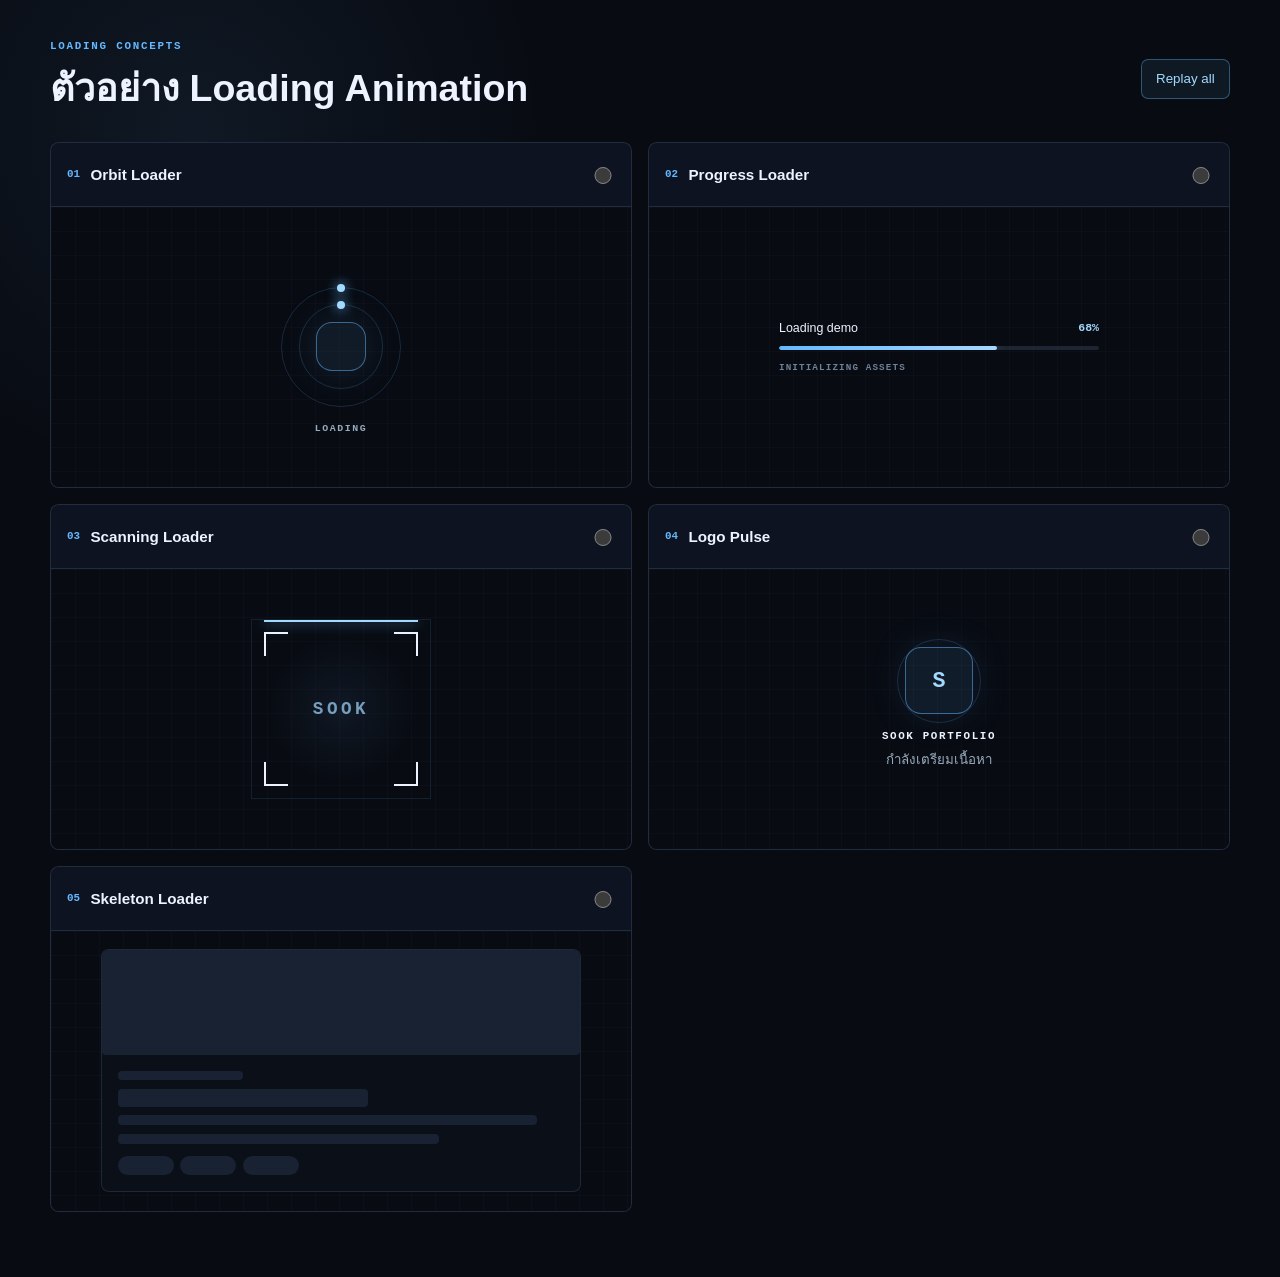
<file: demos/loading-examples/index.html>
<!DOCTYPE html>
<html lang="th">
  <head>
    <meta charset="UTF-8" />
    <meta name="viewport" content="width=device-width, initial-scale=1.0" />
    <title>Loading Animation Examples</title>
    <link rel="stylesheet" href="style.css" />
  </head>
  <body>
    <main class="gallery">
      <header class="gallery__header">
        <div>
          <p class="eyebrow">LOADING CONCEPTS</p>
          <h1>ตัวอย่าง Loading Animation</h1>
        </div>
        <button class="replay-all" type="button" id="replay-all">Replay all</button>
      </header>

      <section class="examples" aria-label="ตัวอย่าง Loading Animation">
        <article class="example" data-example>
          <div class="example__heading">
            <div><span>01</span><h2>Orbit Loader</h2></div>
            <input type="radio" name="loader-choice" value="orbit" aria-label="เลือก Orbit Loader" />
          </div>
          <div class="preview preview--orbit">
            <div class="orbit-loader" aria-label="กำลังโหลด">
              <div class="orbit-loader__core"></div>
              <div class="orbit-loader__ring orbit-loader__ring--one"><i></i></div>
              <div class="orbit-loader__ring orbit-loader__ring--two"><i></i></div>
              <span>LOADING</span>
            </div>
          </div>
        </article>

        <article class="example" data-example>
          <div class="example__heading">
            <div><span>02</span><h2>Progress Loader</h2></div>
            <input type="radio" name="loader-choice" value="progress" aria-label="เลือก Progress Loader" />
          </div>
          <div class="preview preview--progress">
            <div class="progress-loader">
              <div class="progress-loader__meta">
                <span>Loading demo</span>
                <strong data-progress-value>68%</strong>
              </div>
              <div class="progress-loader__track"><i></i></div>
              <small>INITIALIZING ASSETS</small>
            </div>
          </div>
        </article>

        <article class="example" data-example>
          <div class="example__heading">
            <div><span>03</span><h2>Scanning Loader</h2></div>
            <input type="radio" name="loader-choice" value="scan" aria-label="เลือก Scanning Loader" />
          </div>
          <div class="preview preview--scan">
            <div class="scan-loader">
              <span class="scan-loader__corner scan-loader__corner--tl"></span>
              <span class="scan-loader__corner scan-loader__corner--tr"></span>
              <span class="scan-loader__corner scan-loader__corner--bl"></span>
              <span class="scan-loader__corner scan-loader__corner--br"></span>
              <div class="scan-loader__beam"></div>
              <div class="scan-loader__mark">SOOK</div>
            </div>
          </div>
        </article>

        <article class="example" data-example>
          <div class="example__heading">
            <div><span>04</span><h2>Logo Pulse</h2></div>
            <input type="radio" name="loader-choice" value="pulse" aria-label="เลือก Logo Pulse" />
          </div>
          <div class="preview preview--pulse">
            <div class="pulse-loader" aria-label="กำลังโหลด">
              <span class="pulse-loader__halo"></span>
              <span class="pulse-loader__logo">S</span>
              <strong>SOOK PORTFOLIO</strong>
              <small>กำลังเตรียมเนื้อหา</small>
            </div>
          </div>
        </article>

        <article class="example" data-example>
          <div class="example__heading">
            <div><span>05</span><h2>Skeleton Loader</h2></div>
            <input type="radio" name="loader-choice" value="skeleton" aria-label="เลือก Skeleton Loader" />
          </div>
          <div class="preview preview--skeleton">
            <div class="skeleton-loader" aria-label="กำลังโหลดเนื้อหา">
              <div class="skeleton-loader__image skeleton"></div>
              <div class="skeleton-loader__body">
                <div class="skeleton skeleton--tag"></div>
                <div class="skeleton skeleton--title"></div>
                <div class="skeleton skeleton--line"></div>
                <div class="skeleton skeleton--line skeleton--short"></div>
                <div class="skeleton-loader__tags">
                  <div class="skeleton skeleton--pill"></div>
                  <div class="skeleton skeleton--pill"></div>
                  <div class="skeleton skeleton--pill"></div>
                </div>
              </div>
            </div>
          </div>
        </article>
      </section>
    </main>

    <script src="script.js"></script>
  </body>
</html>
</file>
<file: demos/loading-examples/style.css>
:root {
  color-scheme: dark;
  --bg: #080b12;
  --panel: #0d1320;
  --border: rgba(138, 174, 214, 0.16);
  --text: #edf4ff;
  --muted: #98aabd;
  --accent: #65b8ff;
  --accent-bright: #a4d9ff;
}

* { box-sizing: border-box; }

body {
  min-width: 320px;
  min-height: 100vh;
  margin: 0;
  background:
    radial-gradient(circle at 15% 10%, rgba(101, 184, 255, 0.08), transparent 22rem),
    var(--bg);
  color: var(--text);
  font-family: "Segoe UI", "Leelawadee UI", Tahoma, sans-serif;
}

.gallery {
  width: min(1180px, calc(100% - 2rem));
  margin: 0 auto;
  padding: 2.5rem 0 4rem;
}

.gallery__header,
.example__heading,
.example__heading > div,
.progress-loader__meta {
  display: flex;
  align-items: center;
}

.gallery__header {
  justify-content: space-between;
  gap: 1rem;
  margin-bottom: 1.5rem;
}

.eyebrow {
  margin: 0 0 0.35rem;
  color: var(--accent);
  font: 700 0.68rem "Consolas", monospace;
  letter-spacing: 0.16em;
}

h1 {
  margin: 0;
  font-size: clamp(1.6rem, 4vw, 2.35rem);
}

.replay-all {
  min-height: 2.5rem;
  padding: 0.55rem 0.9rem;
  border: 1px solid rgba(101, 184, 255, 0.38);
  border-radius: 0.45rem;
  background: rgba(101, 184, 255, 0.08);
  color: var(--accent-bright);
  cursor: pointer;
}

.examples {
  display: grid;
  grid-template-columns: repeat(2, minmax(0, 1fr));
  gap: 1rem;
}

.example {
  overflow: hidden;
  border: 1px solid var(--border);
  border-radius: 0.55rem;
  background: var(--panel);
  transition: border-color 180ms ease, transform 180ms ease;
}

.example.is-selected {
  border-color: var(--accent);
  transform: translateY(-2px);
  box-shadow: 0 0 2rem rgba(101, 184, 255, 0.08);
}

.example__heading {
  min-height: 4rem;
  justify-content: space-between;
  padding: 0.75rem 1rem;
  border-bottom: 1px solid var(--border);
}

.example__heading > div {
  gap: 0.65rem;
}

.example__heading span {
  color: var(--accent);
  font: 700 0.68rem "Consolas", monospace;
}

.example__heading h2 {
  margin: 0;
  font-size: 0.95rem;
}

.example__heading input {
  width: 1.1rem;
  height: 1.1rem;
  accent-color: var(--accent);
  cursor: pointer;
}

.preview {
  position: relative;
  height: 280px;
  overflow: hidden;
  background:
    linear-gradient(rgba(138, 174, 214, 0.025) 1px, transparent 1px),
    linear-gradient(90deg, rgba(138, 174, 214, 0.025) 1px, transparent 1px),
    #080b12;
  background-size: 24px 24px;
}

.orbit-loader {
  position: absolute;
  inset: 0;
  display: grid;
  place-items: center;
  color: var(--muted);
  font: 700 0.62rem "Consolas", monospace;
  letter-spacing: 0.16em;
}

.orbit-loader__core {
  position: absolute;
  width: 3.1rem;
  height: 3.1rem;
  border: 1px solid rgba(101, 184, 255, 0.5);
  border-radius: 1rem;
  background: rgba(101, 184, 255, 0.09);
  box-shadow: 0 0 2.5rem rgba(101, 184, 255, 0.16);
  animation: core-pulse 1.5s ease-in-out infinite;
}

.orbit-loader__ring {
  position: absolute;
  width: 7.5rem;
  height: 7.5rem;
  border: 1px solid rgba(101, 184, 255, 0.18);
  border-radius: 50%;
  animation: spin 2.4s linear infinite;
}

.orbit-loader__ring i {
  position: absolute;
  top: -4px;
  left: calc(50% - 4px);
  width: 8px;
  height: 8px;
  border-radius: 50%;
  background: var(--accent-bright);
  box-shadow: 0 0 12px var(--accent);
}

.orbit-loader__ring--two {
  width: 5.3rem;
  height: 5.3rem;
  animation-direction: reverse;
  animation-duration: 1.6s;
}

.orbit-loader > span { transform: translateY(5.1rem); }

.preview--progress {
  display: grid;
  place-items: center;
  padding: 2rem;
}

.progress-loader { width: min(20rem, 82%); }
.progress-loader__meta { justify-content: space-between; margin-bottom: 0.7rem; font-size: 0.78rem; }
.progress-loader__meta strong { color: var(--accent-bright); font: 700 0.72rem "Consolas", monospace; }
.progress-loader__track { height: 4px; overflow: hidden; border-radius: 99px; background: rgba(138, 174, 214, 0.16); }
.progress-loader__track i {
  display: block;
  width: 68%;
  height: 100%;
  border-radius: inherit;
  background: linear-gradient(90deg, var(--accent), var(--accent-bright));
  box-shadow: 0 0 12px rgba(101, 184, 255, 0.5);
  animation: progress-fill 2.4s ease-in-out infinite;
}
.progress-loader small { display: block; margin-top: 0.75rem; color: #6f8196; font: 700 0.58rem "Consolas", monospace; letter-spacing: 0.12em; }

.preview--scan { display: grid; place-items: center; }
.scan-loader {
  position: relative;
  width: 180px;
  height: 180px;
  border: 1px solid rgba(101, 184, 255, 0.12);
  background: radial-gradient(circle, rgba(101, 184, 255, 0.08), transparent 58%);
  overflow: hidden;
}
.scan-loader__corner { position: absolute; width: 24px; height: 24px; border-color: var(--accent); }
.scan-loader__corner--tl { top: 12px; left: 12px; border-top: 2px solid; border-left: 2px solid; }
.scan-loader__corner--tr { top: 12px; right: 12px; border-top: 2px solid; border-right: 2px solid; }
.scan-loader__corner--bl { bottom: 12px; left: 12px; border-bottom: 2px solid; border-left: 2px solid; }
.scan-loader__corner--br { right: 12px; bottom: 12px; border-right: 2px solid; border-bottom: 2px solid; }
.scan-loader__beam {
  position: absolute;
  z-index: 2;
  right: 12px;
  left: 12px;
  height: 2px;
  background: var(--accent-bright);
  box-shadow: 0 0 14px var(--accent);
  animation: scan 2s ease-in-out infinite;
}
.scan-loader__mark { position: absolute; inset: 0; display: grid; place-items: center; color: rgba(164, 217, 255, 0.7); font: 700 1.1rem "Consolas", monospace; letter-spacing: 0.2em; }

.preview--pulse { display: grid; place-items: center; }
.pulse-loader { position: relative; display: flex; flex-direction: column; align-items: center; }
.pulse-loader__halo {
  position: absolute;
  top: -0.55rem;
  width: 5.3rem;
  height: 5.3rem;
  border: 1px solid rgba(101, 184, 255, 0.18);
  border-radius: 50%;
  animation: halo-pulse 1.8s ease-out infinite;
}
.pulse-loader__logo {
  display: grid;
  width: 4.2rem;
  height: 4.2rem;
  margin-bottom: 1rem;
  place-items: center;
  border: 1px solid rgba(101, 184, 255, 0.5);
  border-radius: 1rem;
  background: rgba(101, 184, 255, 0.1);
  color: var(--accent-bright);
  font: 700 1.35rem "Consolas", monospace;
  box-shadow: 0 0 2.4rem rgba(101, 184, 255, 0.12);
  animation: core-pulse 1.5s ease-in-out infinite;
}
.pulse-loader strong { font: 700 0.68rem "Consolas", monospace; letter-spacing: 0.15em; }
.pulse-loader small { margin-top: 0.4rem; color: var(--muted); }

.preview--skeleton { display: grid; place-items: center; padding: 1.5rem; }
.skeleton-loader {
  width: min(30rem, 94%);
  overflow: hidden;
  border: 1px solid var(--border);
  border-radius: 0.5rem;
  background: #0a0f18;
}
.skeleton-loader__image { height: 105px; }
.skeleton-loader__body { display: flex; flex-direction: column; gap: 0.55rem; padding: 1rem; }
.skeleton { position: relative; overflow: hidden; border-radius: 0.25rem; background: #182233; }
.skeleton::after {
  content: "";
  position: absolute;
  inset: 0;
  background: linear-gradient(100deg, transparent 20%, rgba(164, 217, 255, 0.12) 50%, transparent 80%);
  transform: translateX(-100%);
  animation: shimmer 1.5s infinite;
}
.skeleton--tag { width: 28%; height: 9px; }
.skeleton--title { width: 56%; height: 18px; }
.skeleton--line { width: 94%; height: 10px; }
.skeleton--short { width: 72%; }
.skeleton-loader__tags { display: flex; gap: 0.4rem; margin-top: 0.2rem; }
.skeleton--pill { width: 3.5rem; height: 1.2rem; border-radius: 99px; }

.gallery.is-replaying .example { animation: replay-card 420ms ease; }

@keyframes spin { to { transform: rotate(360deg); } }
@keyframes core-pulse { 50% { transform: scale(1.06); box-shadow: 0 0 3.5rem rgba(101, 184, 255, 0.28); } }
@keyframes progress-fill { 0%, 15% { width: 12%; } 70%, 100% { width: 94%; } }
@keyframes scan { 0%, 10% { top: 18px; } 90%, 100% { top: 160px; } }
@keyframes halo-pulse { 0% { transform: scale(0.72); opacity: 0; } 35% { opacity: 1; } 100% { transform: scale(1.25); opacity: 0; } }
@keyframes shimmer { to { transform: translateX(100%); } }
@keyframes replay-card { 50% { opacity: 0.65; } }

@media (max-width: 780px) {
  .examples { grid-template-columns: 1fr; }
  .preview { height: 240px; }
}

@media (prefers-reduced-motion: reduce) {
  *, *::before, *::after { animation-duration: 0.01ms !important; animation-iteration-count: 1 !important; }
}
</file>
